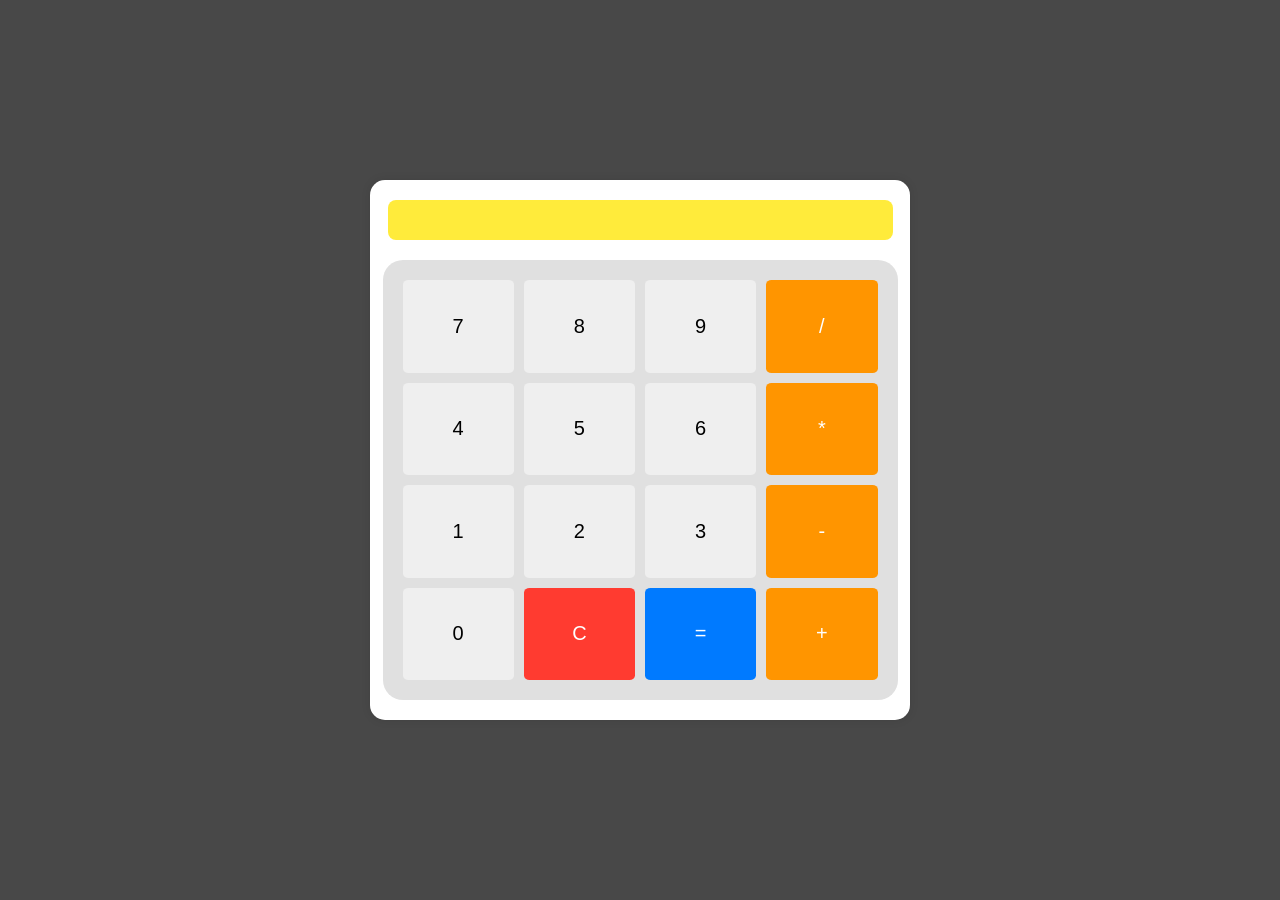
<file: index.html>
<!DOCTYPE html>
<html lang="en">
<head>
    <meta charset="UTF-8">
    <meta name="viewport" content="width=device-width, initial-scale=1.0">
    <title>Calculator</title>
    <link rel="stylesheet" href="calculator.css">
    <script src="calc.js" defer></script>
</head>

<body oncontextmenu="return false;" oncopy="return false;" oncut="return false;" onpaste="return false;">
    <div class="calculator">
        <input type="text" class="display" id="display" readonly>
        <div class="buttons">
            <button class="button" onclick="appendNumber('7')">7</button>
            <button class="button" onclick="appendNumber('8')">8</button>
            <button class="button" onclick="appendNumber('9')">9</button>
            <button class="button operator" onclick="appendOperation('/')">/</button>
            
            <button class="button" onclick="appendNumber('4')">4</button>
            <button class="button" onclick="appendNumber('5')">5</button>
            <button class="button" onclick="appendNumber('6')">6</button>
            <button class="button operator" onclick="appendOperation('*')">*</button>

            <button class="button" onclick="appendNumber('1')">1</button>
            <button class="button" onclick="appendNumber('2')">2</button>
            <button class="button" onclick="appendNumber('3')">3</button>
            <button class="button operator" onclick="appendOperation('-')">-</button>
            
            <button class="button" onclick="appendNumber('0')">0</button>
            <button class="button clear" onclick="clearDisplay()">C</button>
            <button class="button equal" onclick="calculate()">=</button>  
            <button class="button operator" onclick="appendOperation('+')">+</button>
    </div>
    </div>
</body>
</html>
</file>
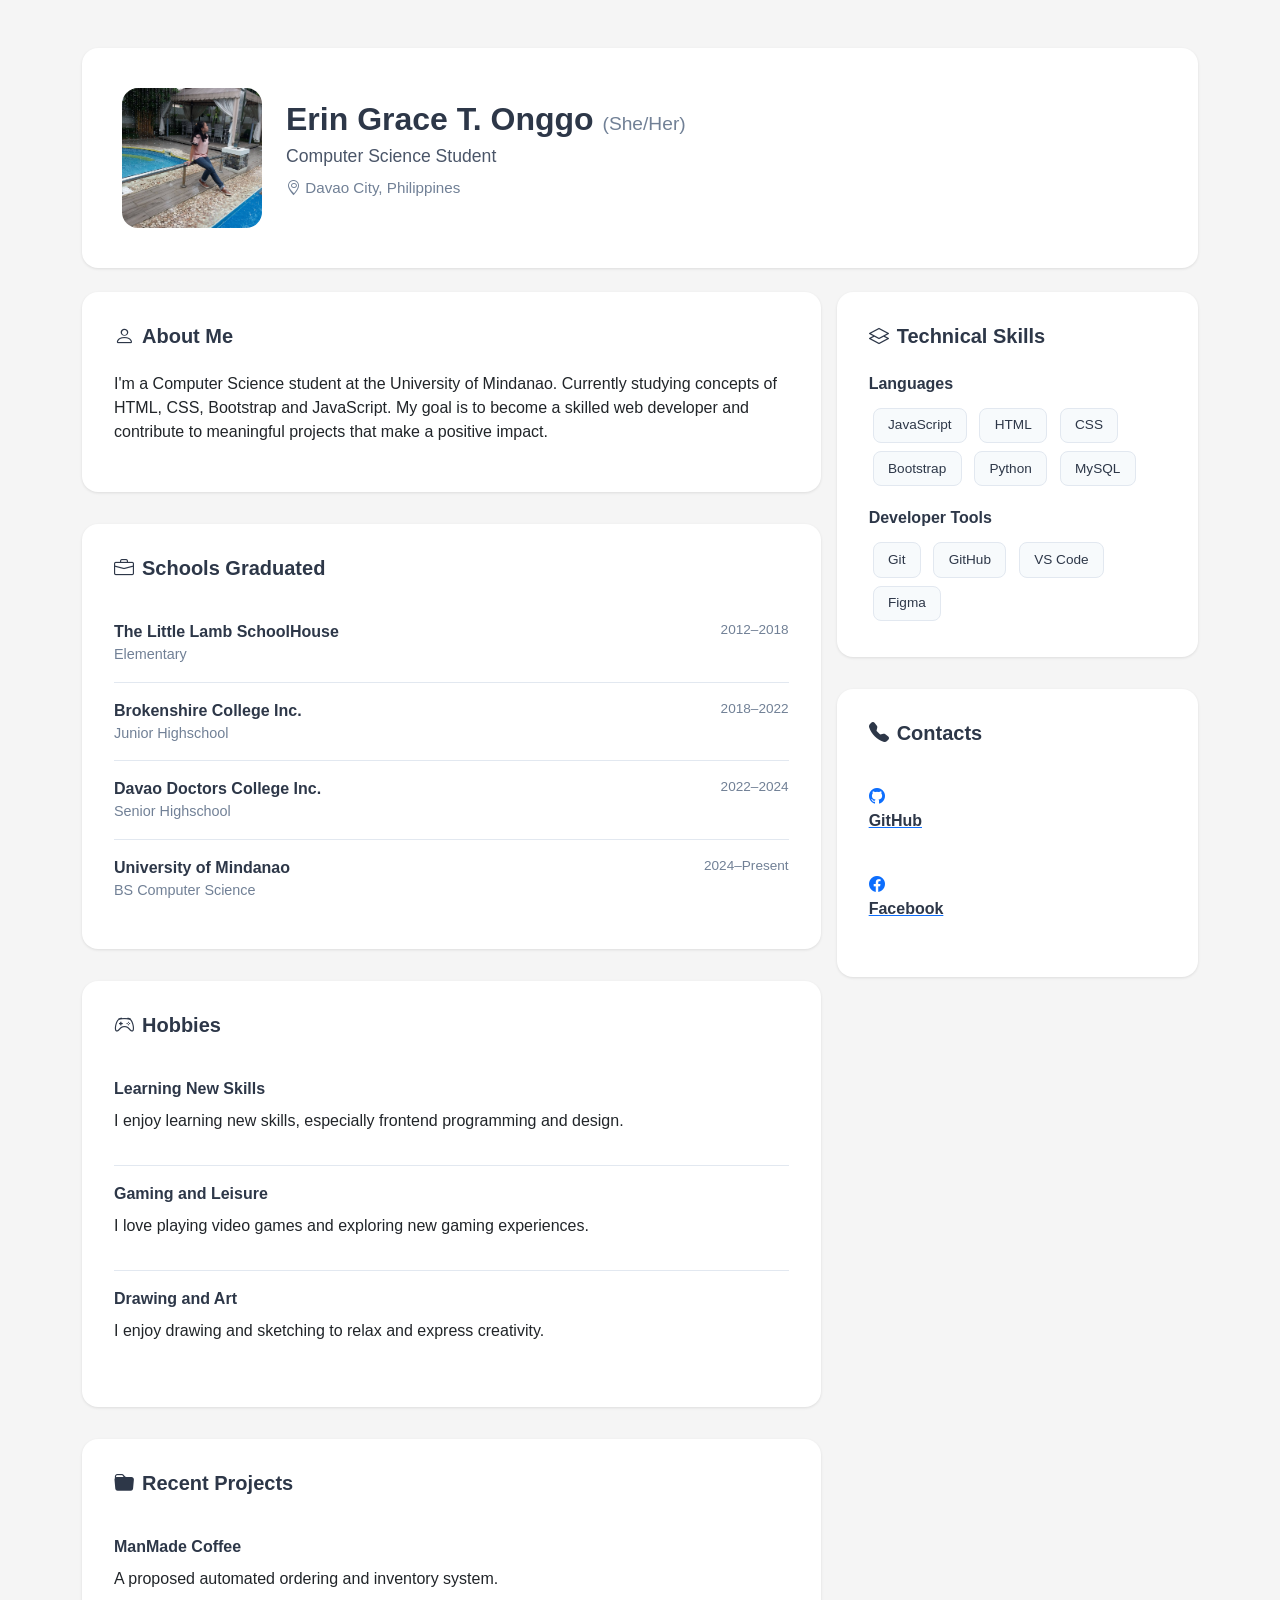
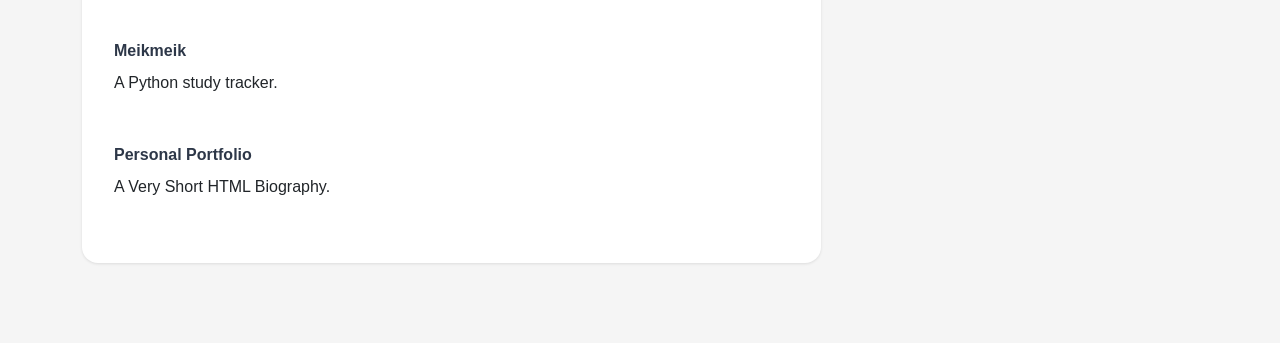
<file: ImprovPort/main.html>
<!DOCTYPE html>
<html lang="en">
<head>
    <meta charset="UTF-8">
    <meta name="viewport" content="width=device-width, initial-scale=1.0">
    <title>Portfolio - Erin Grace T. Onggo</title>

    <link href="https://cdn.jsdelivr.net/npm/bootstrap@5.3.2/dist/css/bootstrap.min.css" rel="stylesheet">
    <link rel="stylesheet" href="https://cdn.jsdelivr.net/npm/bootstrap-icons@1.11.3/font/bootstrap-icons.min.css">
    <link rel="stylesheet" href="styledump.css">
</head>

<body>
<div class="container py-5">

    <!-- Profile Section -->
    <div class="profile-section mb-4">
        <div class="d-flex gap-4 flex-wrap align-items-center">
            <img src="idonthaveAgoodPIC.jpg" alt="Profile" class="profile-img">
            <div>
                <h1 class="profile-name">
                    Erin Grace T. Onggo
                    <span style="color:#718096;font-size:1.2rem;font-weight:400;">
                        (She/Her)
                    </span>
                </h1>
                <p class="profile-title">Computer Science Student</p>
                <p class="profile-location">
                    <i class="bi bi-geo-alt"></i> Davao City, Philippines
                </p>
            </div>
        </div>
    </div>

    <!-- MAIN ROW -->
    <div class="row g-3">

        <!-- LEFT COLUMN -->
        <div class="col-lg-8">

            <!-- About Me -->
            <div class="content-box">
                <h2 class="section-title">
                    <i class="bi bi-person"></i> About Me
                </h2>
                <p>
                    I'm a Computer Science student at the University of Mindanao. Currently studying
                    concepts of HTML, CSS, Bootstrap and JavaScript. My goal is to become a skilled web developer
                    and contribute to meaningful projects that make a positive impact. 
                </p>
            </div>

            <!-- Schools Graduated -->
            <div class="content-box">
                <h2 class="section-title">
                    <i class="bi bi-briefcase"></i> Schools Graduated
                </h2>

                <div class="experience-item d-flex justify-content-between">
                    <div>
                        <div class="school-name">The Little Lamb SchoolHouse</div>
                        <div class="school">Elementary</div>
                    </div>
                    <div class="date-range">2012–2018</div>
                </div>

                <div class="experience-item d-flex justify-content-between">
                    <div>
                        <div class="school-name">Brokenshire College Inc.</div>
                        <div class="school">Junior Highschool</div>
                    </div>
                    <div class="date-range">2018–2022</div>
                </div>

                <div class="experience-item d-flex justify-content-between">
                    <div>
                        <div class="school-name">Davao Doctors College Inc.</div>
                        <div class="school">Senior Highschool</div>
                    </div>
                    <div class="date-range">2022–2024</div>
                </div>

                <div class="experience-item d-flex justify-content-between">
                    <div>
                        <div class="school-name">University of Mindanao</div>
                        <div class="school">BS Computer Science</div>
                    </div>
                    <div class="date-range">2024–Present</div>
                </div>
            </div>

            <!-- Hobbies -->
            <div class="content-box">
                <h2 class="section-title">
                    <i class="bi bi-controller"></i> Hobbies
                </h2>

                <div class="experience-item">
                    <div class="hobby-title">Learning New Skills</div>
                    <p>I enjoy learning new skills, especially frontend programming and design.</p>
                </div>

                <div class="experience-item">
                    <div class="hobby-title">Gaming and Leisure</div>
                    <p>I love playing video games and exploring new gaming experiences.</p>
                </div>

                <div class="experience-item">
                    <div class="hobby-title">Drawing and Art</div>
                    <p>I enjoy drawing and sketching to relax and express creativity.</p>
                </div>
            </div>

            <!-- Recent Projects -->
            <div class="content-box">
                <h2 class="section-title">
                    <i class="bi bi-folder-fill"></i> Recent Projects
                </h2>

                <div class="project-card">
                    <div class="project-title">ManMade Coffee</div>
                    <p>A proposed automated ordering and inventory system.</p>
                </div>

                <div class="project-card">
                    <div class="project-title">Meikmeik</div>
                    <p>A Python study tracker.</p>
                </div>

                <div class="project-card">
                    <div class="project-title">Personal Portfolio</div>
                    <p>A Very Short HTML Biography.</p>
                </div>
            </div>

        </div>

        <!-- RIGHT COLUMN -->
        <div class="col-lg-4">

            <div class="content-box">
                <h2 class="section-title">
                    <i class="bi bi-layers"></i> Technical Skills
                </h2>

                <div class="tech-category">Languages</div>
                <div>
                    <span class="tech-badge">JavaScript</span>
                    <span class="tech-badge">HTML</span>
                    <span class="tech-badge">CSS</span>
                    <span class="tech-badge">Bootstrap</span>
                    <span class="tech-badge">Python</span>
                    <span class="tech-badge">MySQL</span>
                </div>

                <div class="tech-category mt-3">Developer Tools</div>
                <div>
                    <span class="tech-badge">Git</span>
                    <span class="tech-badge">GitHub</span>
                    <span class="tech-badge">VS Code</span>
                    <span class="tech-badge">Figma</span>
                    
                </div>
            </div>
        

           <div class="content-box">
                <h2 class="section-title">
                    <i class="bi bi-telephone-fill"></i> Contacts
                </h2>

                <div class="project-card">
                    <a href="https://github.com/Mellowiese">
                    <i class="bi bi-github"></i>
                    <div class="project-title">GitHub</div>
                    </a>
                </div>

                <div class="project-card">
                    <a href="https://www.facebook.com/eringrace.onggo/">
                    <i class="bi bi-facebook"></i>
                    <div class="project-title">Facebook</div>
                    </a>
                </div>


            </div>              
         </div>
        
    </div>
</div>

<script src="https://cdn.jsdelivr.net/npm/bootstrap@5.3.2/dist/js/bootstrap.bundle.min.js"></script>
</body>
</html>
</file>
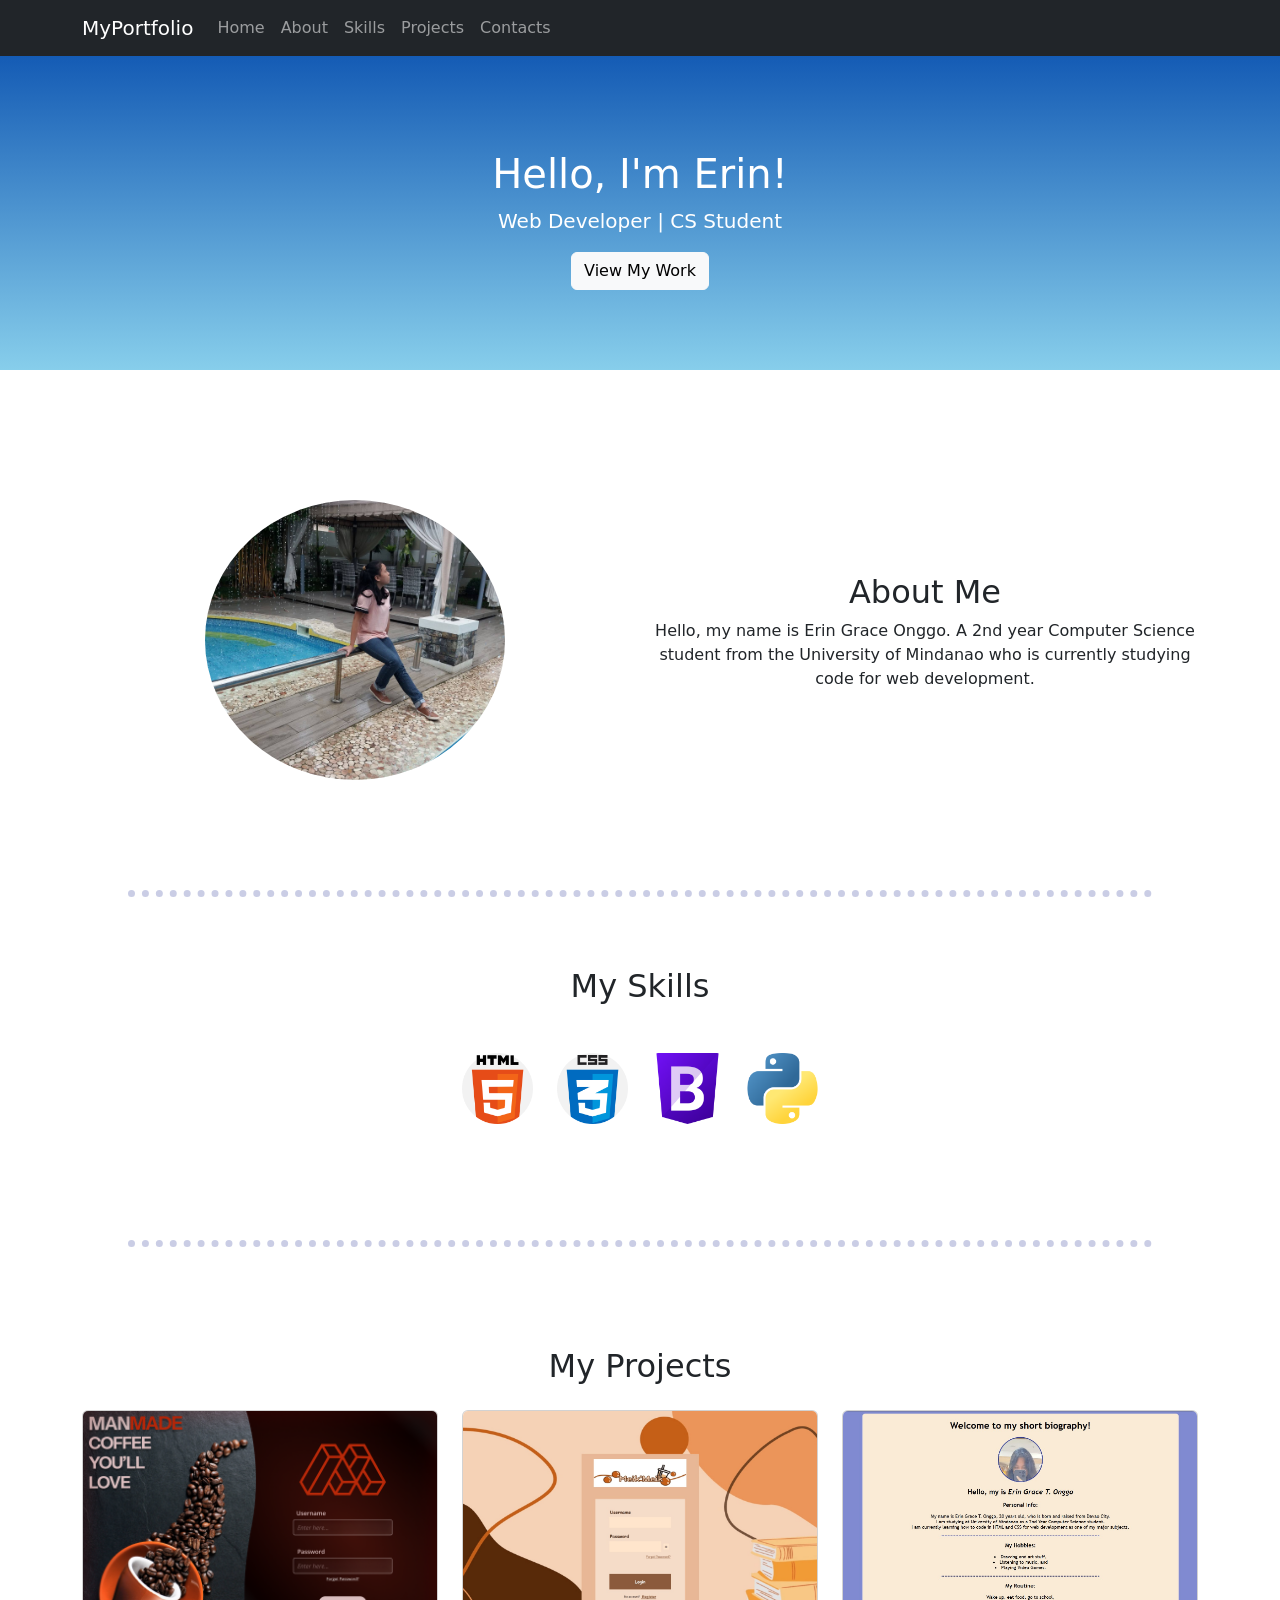
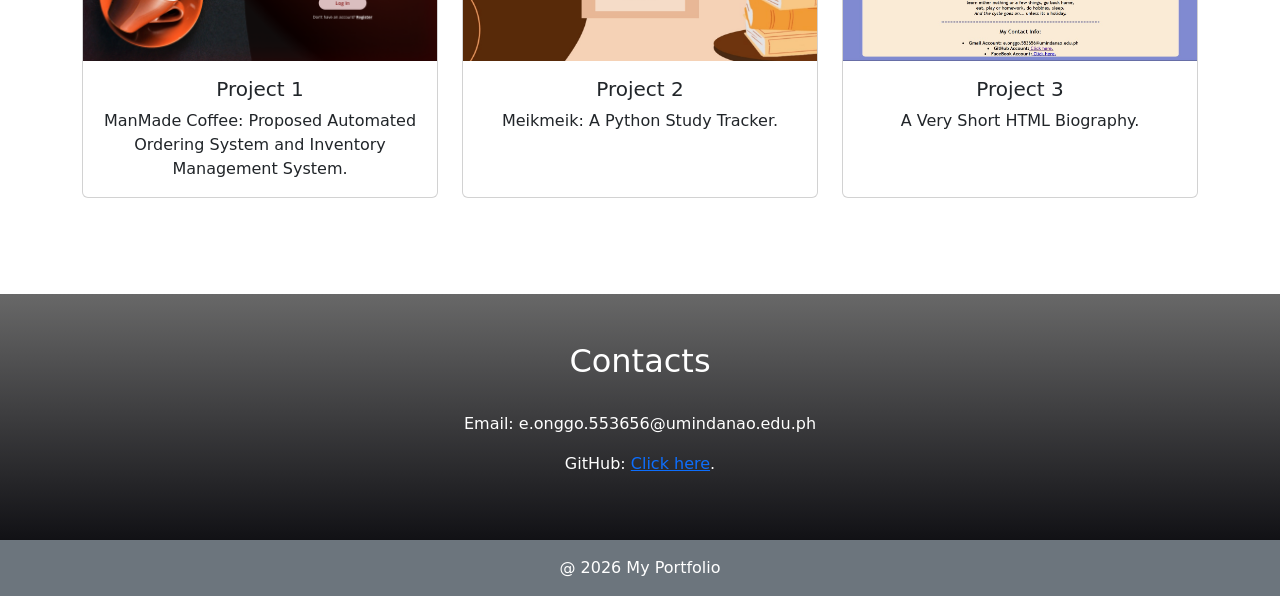
<file: portfolio/front.html>
<!doctype html>
<html lang="en">
  <head>
    <meta charset="utf-8">
    <meta name="viewport" content="width=device-width, initial-scale=1">
    <title>Portfolio</title>
    <link href="https://cdn.jsdelivr.net/npm/bootstrap@5.3.8/dist/css/bootstrap.min.css" rel="stylesheet" integrity="sha384-sRIl4kxILFvY47J16cr9ZwB07vP4J8+LH7qKQnuqkuIAvNWLzeN8tE5YBujZqJLB" crossorigin="anonymous">
    <script defer src="https://cdn.jsdelivr.net/npm/bootstrap@5.3.8/dist/js/bootstrap.bundle.min.js" integrity="sha384-FKyoEForCGlyvwx9Hj09JcYn3nv7wiPVlz7YYwJrWVcXK/BmnVDxM+D2scQbITxI" crossorigin="anonymous"></script> 
    <link rel="stylesheet" href="oiaoia.css">
</head>
  <body>

    <nav class="navbar navbar-expand-lg navbar-dark bg-dark fixed-top">
        <div class="container">
            <a class="navbar-brand" href="#">MyPortfolio</a>

            <button class="navbar-toggler" type="button" data-bs-toggle="collapse" data-bs-target="navMenu">
                <span class="navbar-toggler-icon"></span>
            </button>

        <div class="collapse navbar-collapse" id="navMenu">
            <ul class="navbar-nav ms auto">
                <li class="nav-item"><a class="nav-link" href="#home">Home</a></li>
                <li class="nav-item"><a class="nav-link" href="#about">About</a></li>
                <li class="nav-item"><a class="nav-link" href="#skills">Skills</a></li>
                <li class="nav-item"><a class="nav-link" href="#projects">Projects</a></li>
                <li class="nav-item"><a class="nav-link" href="#contact">Contacts</a></li>
            </ul>
        </div>
        </div>
    </nav>

    <section id="home" class="text-white text-center p-5 py-6">
        <div class="container">
            <h1>Hello, I'm Erin!</h1>
            <p class="lead">Web Developer | CS Student</p>
            <a href="#projects" class="btn btn-light">View My Work</a>
        </div>
    </section>
 
    <section id="about">
        <div class="container">
            <div class="row align-items-center">
            <div class="col-lg-6">
            <img src= "imagess/idonthaveAgoodPIC.jpg" class="rounded highlight-img">
            </div>
            <div class="col-lg-6">
                <h2>About Me</h2>
                <p>
                    Hello, my name is Erin Grace Onggo. A 2nd year Computer Science student from the University of Mindanao who is currently studying code for web development.   
                </p>
            </div>
            </div>
        </div>
    </section>

    <hr>

    <section id="skills">
    <div class="container text-center">

        <h2 class="mb-5">My Skills</h2>

        <div class="row justify-content-center align-items-center">
            
            <div class="col-3 col-md-3 col-lg-1 mb-3">
                <img src="imagess/htmlPIC.png" class="img-fluid rounded">
            </div>

            <div class="col-3 col-md-3 col-lg-1 mb-3">
                <img src="imagess/cssPIC.png" class="img-fluid rounded">
            </div>

            <div class="col-3 col-md-3 col-lg-1 mb-3">
                <img src="imagess/BOOT.png" class="img-fluid rounded">
            </div>

            <div class="col-3 col-md-3 col-lg-1 mb-3">
                <img src="imagess/snek.png" class="img-fluid rounded">
            </div>

        </div>

    </div>
    </section>

    <hr>

    <section id="projects" class="py-5">
        <div class="container text-center">
            <h2 class="mb-4"> My Projects</h2>


        <div class="row">
            <div class="col-md-4 mb-3">
                <div class="card">
                    <img src="imagess/Log-in.png" class="card-img-top">
                    <div class="card-body">
                        <h5 class="card-title">Project 1</h5>
                        <p class="card-text">ManMade Coffee: Proposed Automated Ordering System and Inventory Management System.</p>
                    </div>
                </div>
            </div>
            
            <div class="col-md-4 mb-3">
                <div class="card">
                    <img src="imagess/project2.png" class="card-img-top">
                    <div class="card-body">
                        <h5 class="card-title">Project 2</h5>
                        <p class="card-text">Meikmeik: A Python Study Tracker.</p>
                    </div>
                </div>
            </div>

            <div class="col-md-4 mb-3">
                <div class="card">
                    <img src="imagess/project3.jpg" class="card-img-top">
                    <div class="card-body">
                        <h5 class="card-title">Project 3</h5>
                        <p class="card-text">A Very Short HTML Biography.</p>
                    </div>
                </div>
            </div>

        </div>

        </div>
    </section>

    <section id="contact" class="text-white py-5">
        <div class="container text-center">
            <h2>Contacts</h2>
            <br>
            <p>Email: e.onggo.553656@umindanao.edu.ph</p>
            <p>GitHub: <a href="https://github.com/Mellowiese" >Click here</a>.</p>
        </div>
    </section>

    <footer class="text-center py-3 bg-secondary text-white">
        <p class="mb-0">@ 2026 My Portfolio</p>
    </footer>
  </body>
</html>
</file>
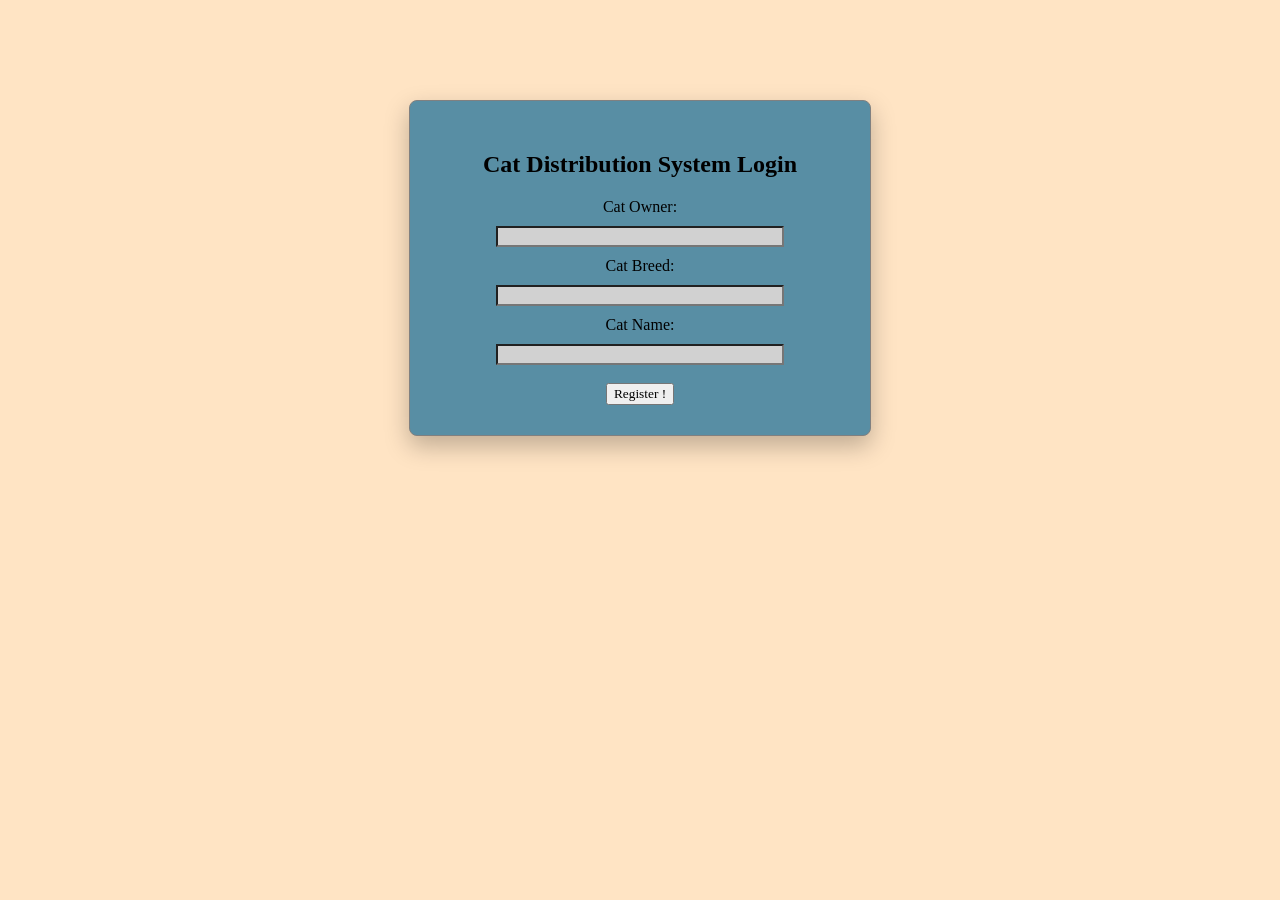
<file: task4/task4(form).html>
<!DOCTYPE html>
<html lang="en">
<head>
    <meta charset="UTF-8">
    <meta name="viewport" content="width=device-width, initial-scale=1.0">
    <title>Login</title>
    <link rel="stylesheet" href="styleforform.css">
</head>

<body>
<div class="color">

    <h2>Cat Distribution System Login</h2>

    <form class="form">
        <label for="catname">Cat Owner:</label>
        <input type="text" id="catname" name="catname">
        <label for="catbreed">Cat Breed:</label>
        <input type="text" id="catbreed" name="catbreed">
        <label for="catname">Cat Name:</label>
        <input type="text" id="catname" name="catname">
    </form>
    <br>
    <button>Register !</button>
<br>

</div>
</body>
</html>
</file>
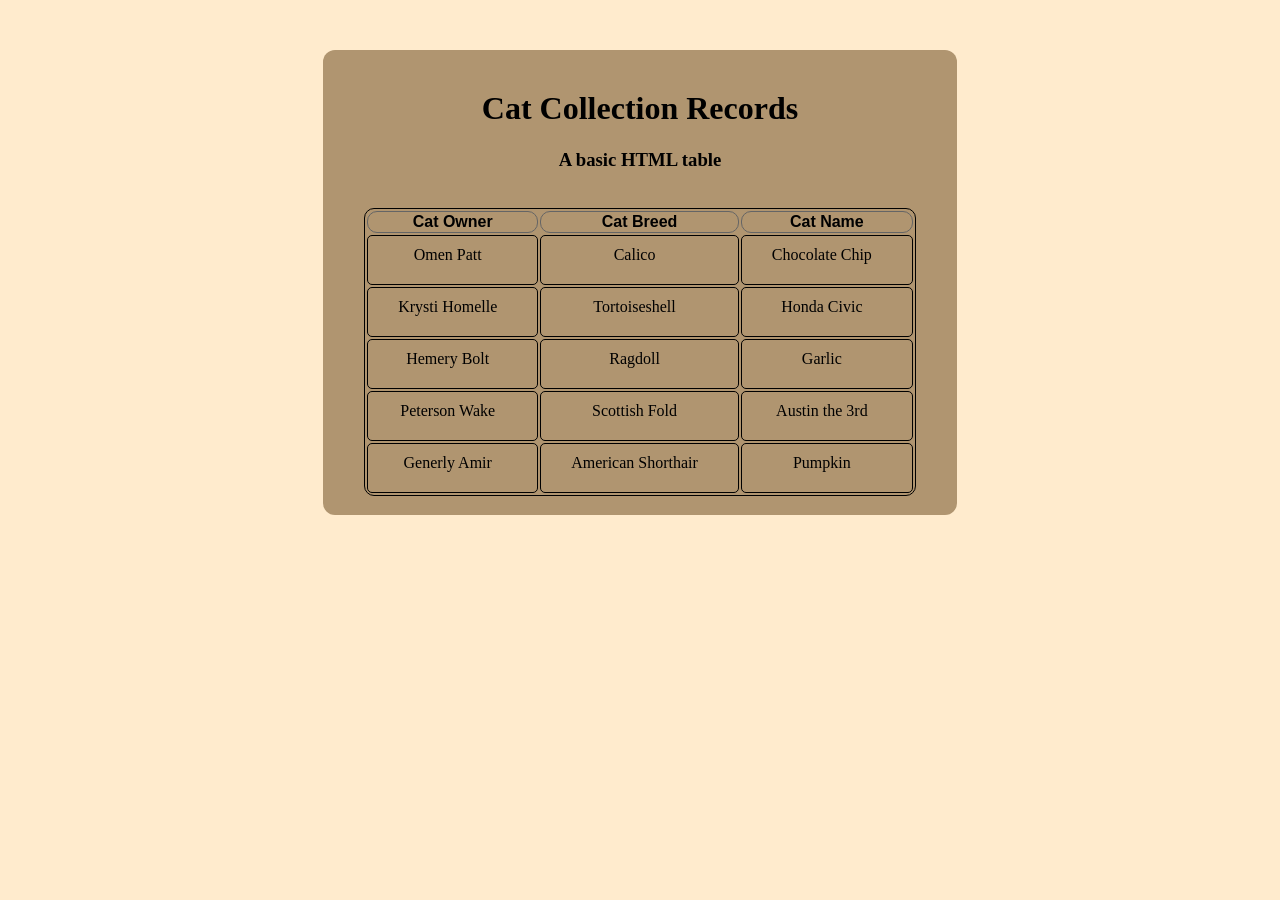
<file: task4/task4(table).html>
<!DOCTYPE html>
<html lang="en">
<head>
    <meta charset="UTF-8">
    <meta name="viewport" content="width=device-width, initial-scale=1.0">
    <title>Document</title>
    <link rel="stylesheet" href="stylefortable.css">
</head>
<body>
    <div class="margins">
<br>
    <h1>Cat Collection Records</h1>
    <h3>A basic HTML table</h3>
<br>
    <table>
    <tr>
        <th>Cat Owner</th>
        <th>Cat Breed</th>
        <th>Cat Name</th>
    </tr>
    <tr>
        <td>Omen Patt</td>
        <td>Calico</td>
        <td>Chocolate Chip</td>
    </tr>
    <tr>
        <td>Krysti Homelle</td>
        <td>Tortoiseshell</td>
        <td>Honda Civic</td>
    </tr>
    <tr>
        <td>Hemery Bolt</td>
        <td>Ragdoll</td>
        <td>Garlic</td>
    </tr>
    <tr>
        <td>Peterson Wake</td>
        <td>Scottish Fold</td>
        <td>Austin the 3rd</td>
    </tr>
    <tr>
        <td>Generly Amir</td>
        <td>American Shorthair</td>
        <td>Pumpkin</td>
    </tr>
    </table>


    <br>    
</body>
</html>
</file>
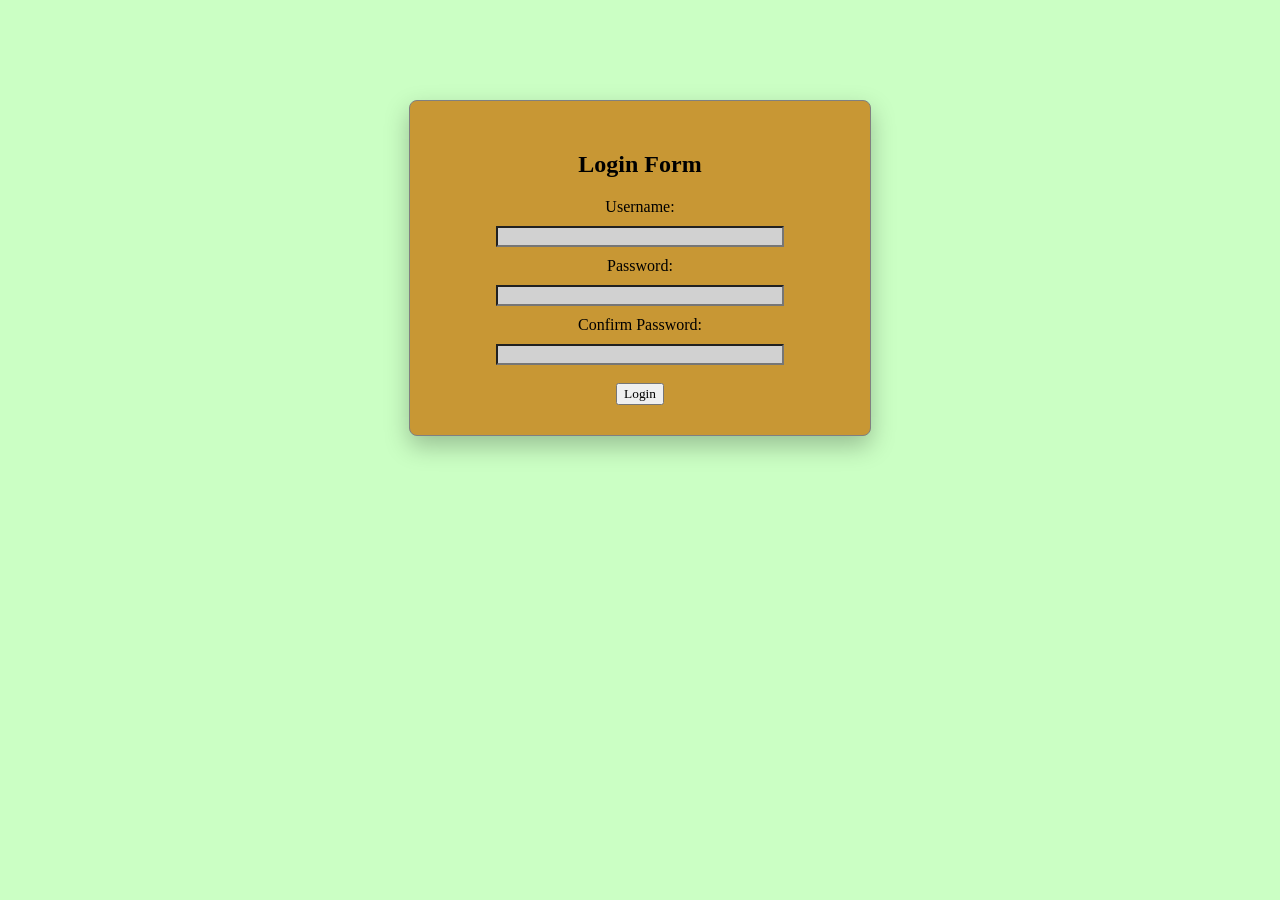
<file: task5/task5(login).html>
<!DOCTYPE html>
<html lang="en">
<head>
    <meta charset="UTF-8">
    <meta name="viewport" content="width=device-width, initial-scale=1.0">
    <title>Document</title>
    <link rel="stylesheet" href="login.css">
</head>
<body>
    <div class="color">
    <h2>Login Form </h2>

    <form class="form">
        <label for="name">Username:</label>
        <input type="text" id="name" name="name">
        <label for="password">Password:</label>
        <input type="text" id="password" name="password">
        <label for="DoubleItAndGiveItToTheNextPerson">Confirm Password:</label>
        <input type="text" id="DoubleItAndGiveItToTheNextPerson" name="DoubleItAndGiveItToTheNextPerson">
    </form>
    <br>
    <button>Login</button>
<br>
</div>
</body>
</html>
</file>
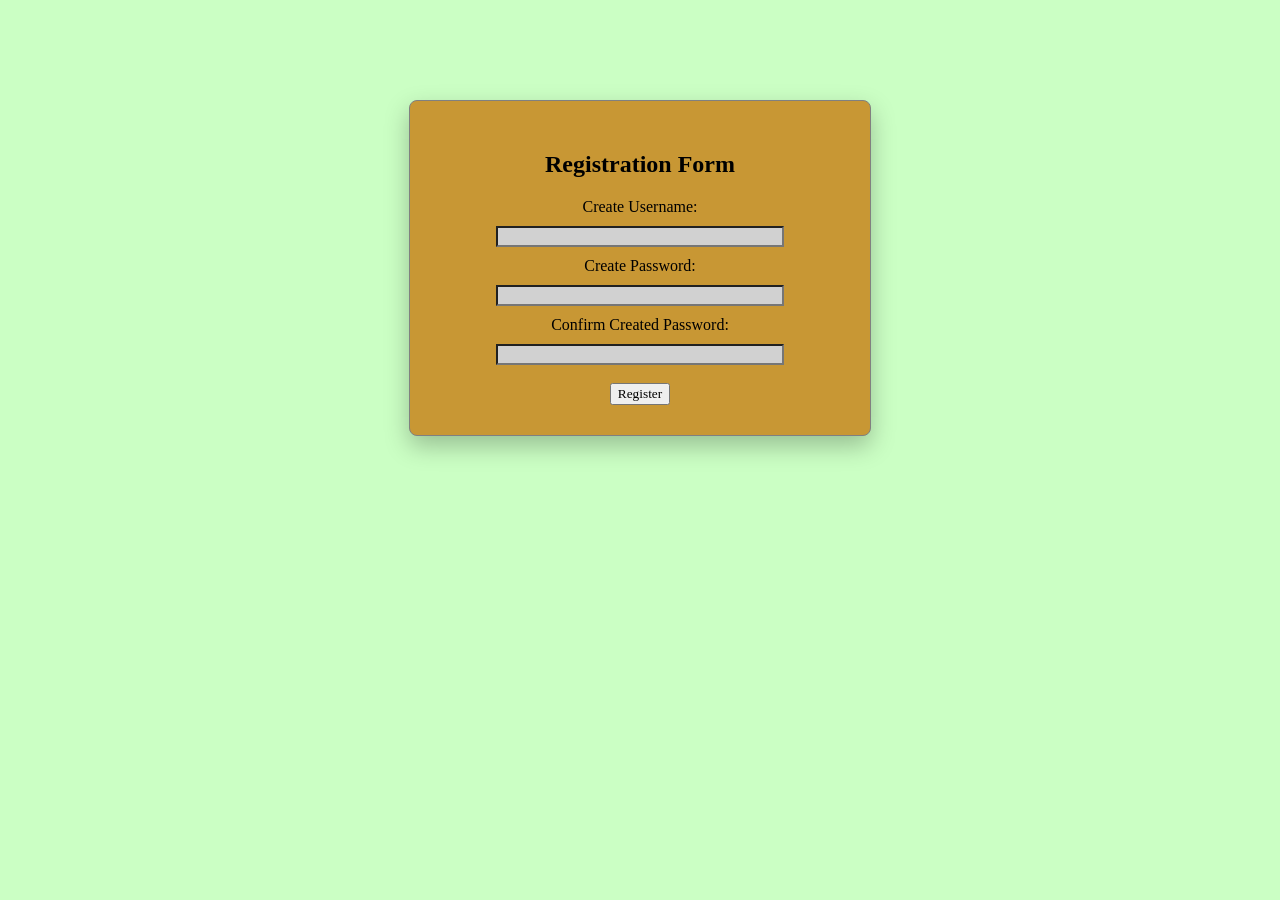
<file: task5/task5(register).html>
<!DOCTYPE html>
<html lang="en">
<head>
    <meta charset="UTF-8">
    <meta name="viewport" content="width=device-width, initial-scale=1.0">
    <title>Document</title>
    <link rel="stylesheet" href="register.css">
</head>

<body>
    <div class="color">
    <h2> Registration Form</h2>

    <form class="form">
        <label for="username">Create Username:</label>
        <input type="text" id="username" name="username">
        <label for="password">Create Password:</label>
        <input type="text" id="password" name="password">
        <label for="DobleAtIbigaySaIkalawangTao">Confirm Created Password:</label>
        <input type="text" id="DobleAtIbigaySaIkalawangTao" name="DobleAtIbigaySaIkalawangTao">
    </form> 
    <br>
    <button>Register</button>
    <br>
    </div>
</body>
</html>
</file>
<file: calculator.css>
body {
    display: flex;
    justify-content: center;
    align-items: center;
    height: 100vh;
    background-color: #484848;
    font-family: 'Arial', sans-serif;
    font-size: large;
    margin: 0;
}

.display {
     width: 485px;
     height: 20px;
     text-align: right;
     font-size: 1.5rem;
     padding: 10px;
     margin-bottom: 20px;
     border: none;
     background-color: #ffeb3b;
     border-radius: 8px;
     color: #333;
     font-family: 'Arial', sans-serif;
 }

.calculator {
    background-color: #fff;
    padding: 20px;
    border-radius: 15px;
    box-shadow: 0 0 10px rgba(0, 0, 0, 0.1);
    width: 500px;
    height: 500px;
    display: flex;
    flex-direction: column;
    justify-content: center;
    align-items: center;
}


.buttons {
    display: grid;
    grid-template-columns: repeat(4, 1fr);
    gap: 10px;
    padding: 20px;
    border-radius: 20px;
    background-color: #e0e0e0;
    flex: 1;
    width: 95%;
}

.button {
    cursor: pointer;
    font-size: 20px;
    cursor: pointer;
    border: none;
    border-radius: 5%;
}

.button.operator {
    background-color: #ff9500;
    color: #fff;
}

.button.equal {
    background-color: #007aff;
    color: #fff;
}

.button:hover {
    background-color: #d0d0d0;
}

.button.operator:hover {
    background-color: #ff7f00;
}

.button.equal:hover {
    background-color: #0060c0;
}

.button.clear {
    background-color: #ff3b30;
    color: #fff;
}

.button.clear:hover {
    background-color: #ff1f1f;
}
</file>
<file: ImprovPort/styledump.css>
body {
            background: #f5f5f5;
            font-family: -apple-system, BlinkMacSystemFont, 'Segoe UI', Roboto, Oxygen, Ubuntu, Cantarell, sans-serif;
        }

        .profile-section {
            background: #ffffff;
            border-radius: 16px;
            padding: 2.5rem;
            margin-bottom: 2rem;
            box-shadow: 0 1px 3px rgba(0,0,0,0.1);
        }

        .profile-img {
            width: 140px;
            height: 140px;
            border-radius: 16px;
            object-fit: cover;
        }

        .profile-name {
            font-size: 2rem;
            font-weight: 700;
            color: #2d3748;
            margin-bottom: 0.25rem;
        }

        .profile-title {
            font-size: 1.1rem;
            color: #4a5568;
            margin-bottom: 0.5rem;
        }

        .profile-location {
            color: #718096;
            font-size: 0.95rem;
        }

        .content-box {
            background: #ffffff;
            border-radius: 16px;
            padding: 2rem;
            margin-bottom: 2rem;
            box-shadow: 0 1px 3px rgba(0,0,0,0.1);
        }

        .section-title {
            font-size: 1.25rem;
            font-weight: 700;
            color: #2d3748;
            margin-bottom: 1.5rem;
            display: flex;
            align-items: center;
            gap: 0.5rem;
        }

        .section-content {
            color: #4a5568;
            line-height: 1.7;
            font-size: 0.95rem;
        }

        .tech-badge {
            display: inline-block;
            padding: 0.4rem 0.9rem;
            background: #f7fafc;
            border: 1px solid #e2e8f0;
            border-radius: 8px;
            font-size: 0.85rem;
            color: #2d3748;
            margin: 0.25rem;
            font-weight: 500;
        }

        .tech-category {
            font-weight: 700;
            color: #2d3748;
            margin-top: 1rem;
            margin-bottom: 0.5rem;
        }

        .school-name {
            font-weight: 600;
            color: #2d3748;
            font-size: 1rem;
        }

        .school {
            color: #718096;
            font-size: 0.9rem;
        }

        .date-range {
            color: #718096;
            font-size: 0.85rem;
        }

        .experience-item {
            padding: 1rem 0;
            border-bottom: 1px solid #e2e8f0;
        }

        .experience-item:last-child {
            border-bottom: none;
        }

        .project-card {
            padding: 1rem 0;
        }

        .project-title {
            font-weight: 600;
            color: #2d3748;
            font-size: 1rem;
            margin-bottom: 0.5rem;
        }

        .project-desc {
            color: #718096;
            font-size: 0.9rem;
        }

        .hobby-title {
            font-weight: 600;
            color: #2d3748;
            margin-bottom: 0.5rem;
        }
</file>
<file: portfolio/oiaoia.css>
.highlight-img{
 height: 300px;
 width: 300px;
 border-radius: 50% !important;
 object-fit: cover;
 display: block;
 margin: 0 auto;
 padding-top: 10px !important;
 padding-bottom: 10px !important;
}

#home {
    padding-top: 150px !important;
    padding-bottom: 80px !important;
    background-image: linear-gradient( rgb(0, 71, 171), rgb(135, 206, 235))
}

#about {
 text-align: center !important;
 padding-top: 120px !important;
 padding-bottom: 80px !important;
}

#skills {
    padding-top: 50px !important;
    padding-bottom: 80px !important;  
}

#projects {
   padding-top: 80px !important;
   padding-bottom: 80px !important;  
}

#projects .card {
    height: 100%;
    display: flex;
    flex-direction: column;
}

#projects .card-img-top {
    height: 250px; 
    object-fit: cover; 
}

#projects .card-body {
    flex-grow: 1;
    display: flex;
    flex-direction: column;
}

#projects .card-text {
    flex-grow: 1;
}

#contact {
   background-image: linear-gradient(rgb(104, 104, 104),rgb(17, 17, 21));
}

hr {
  border: none;
  border-bottom: 7px dotted #2f3d9c;
  width: 80%;
  margin: 20px auto; 
}
</file>
<file: task4/styleforform.css>
body {
  background-color: bisque;
  margin-top: 100px;
  margin-bottom: 100px;
  margin-left: 100px;
  margin-right: 100px;
  font-family: 'Cochin';
  display: flex;
  flex-direction: column;
  align-items: center;

  
}

.form {
  display: flex;
  flex-direction: column;
  align-items: center;
  gap: 10px;
}

label {
  text-align: center;
}

.color {
  background-color: rgb(88, 142, 164);
  padding: 30px;
  border-radius: 8px;
  border: 1px solid gray;
  box-shadow: 0 10px 25px rgba(0, 0, 0, 0.25);
  width: 400px;
  text-align: center;
}

input {
  width: 70%;
  text-align: center;
  background-color: rgb(209, 209, 209);
}


button {
    font-family: 'Cochin';
}
</file>
<file: task4/stylefortable.css>
tr{
    font-family: Arial;
    font-size: medium;
    text-align: center;
    border: 1px solid rgb(101, 101, 101);
    border-radius: 10px;
}

th {
    border: 1px solid rgb(101, 101, 101);
    border-radius: 10px;
}

td{
    text-align: center;
    font-family:'Calibri';
    padding-top: 10px;
    padding-bottom: 20px;
    padding-left: 30px;
    padding-right: 40px;
    border: 1px solid rgb(0, 0, 0);
    border-radius: 5px;

}

table{
    text-align: center;
    margin-left: auto; 
    margin-right: auto;
    border: 1px solid black;
    border-radius: 10px;
}

h1, h3{
    text-align: center;
    font-family: 'Cochin' ;
}

body {
    background-color: blanchedalmond;
}

.margins{
  width: 50%;               
  margin-top: 50px;
  margin-bottom: 100px;
  margin-left: auto;
  margin-right: auto;
  background-color: rgb(176, 149, 112);

  border: 1px solid rgba(255, 255, 255, 0);
  border-radius: 12px;
}
</file>
<file: task5/login.css>
body {
  background-color: rgb(203, 255, 196);
  margin-top: 100px;
  margin-bottom: 100px;
  margin-left: 100px;
  margin-right: 100px;
  font-family: 'Verdana';
  display: flex;
  flex-direction: column;
  align-items: center;

  
}

.form {
  display: flex;
  flex-direction: column;
  align-items: center;
  gap: 10px;
}

label {
  text-align: center;
}

.color {
  background-color: rgb(200, 151, 52);
  padding: 30px;
  border-radius: 8px;
  border: 1px solid gray;
  box-shadow: 0 10px 25px rgba(0, 0, 0, 0.25);
  width: 400px;
  text-align: center;
}

input {
  width: 70%;
  text-align: center;
  background-color: rgb(209, 209, 209);
}


button {
    font-family: 'Verdana';
}
</file>
<file: task5/register.css>
body {
  background-color: rgb(203, 255, 196);
  margin-top: 100px;
  margin-bottom: 100px;
  margin-left: 100px;
  margin-right: 100px;
  font-family: 'Verdana';
  display: flex;
  flex-direction: column;
  align-items: center;
}

.form {
  display: flex;
  flex-direction: column;
  align-items: center;
  gap: 10px;
}

.color {
  background-color: rgb(200, 151, 52);
  padding: 30px;
  border-radius: 8px;
  border: 1px solid gray;
  box-shadow: 0 10px 25px rgba(0, 0, 0, 0.25);
  width: 400px;
  text-align: center;
}

label {
  text-align: center;
}

input {
  width: 70%;
  text-align: center;
  background-color: rgb(209, 209, 209);
}


button {
    font-family: 'Verdana';
}
</file>
